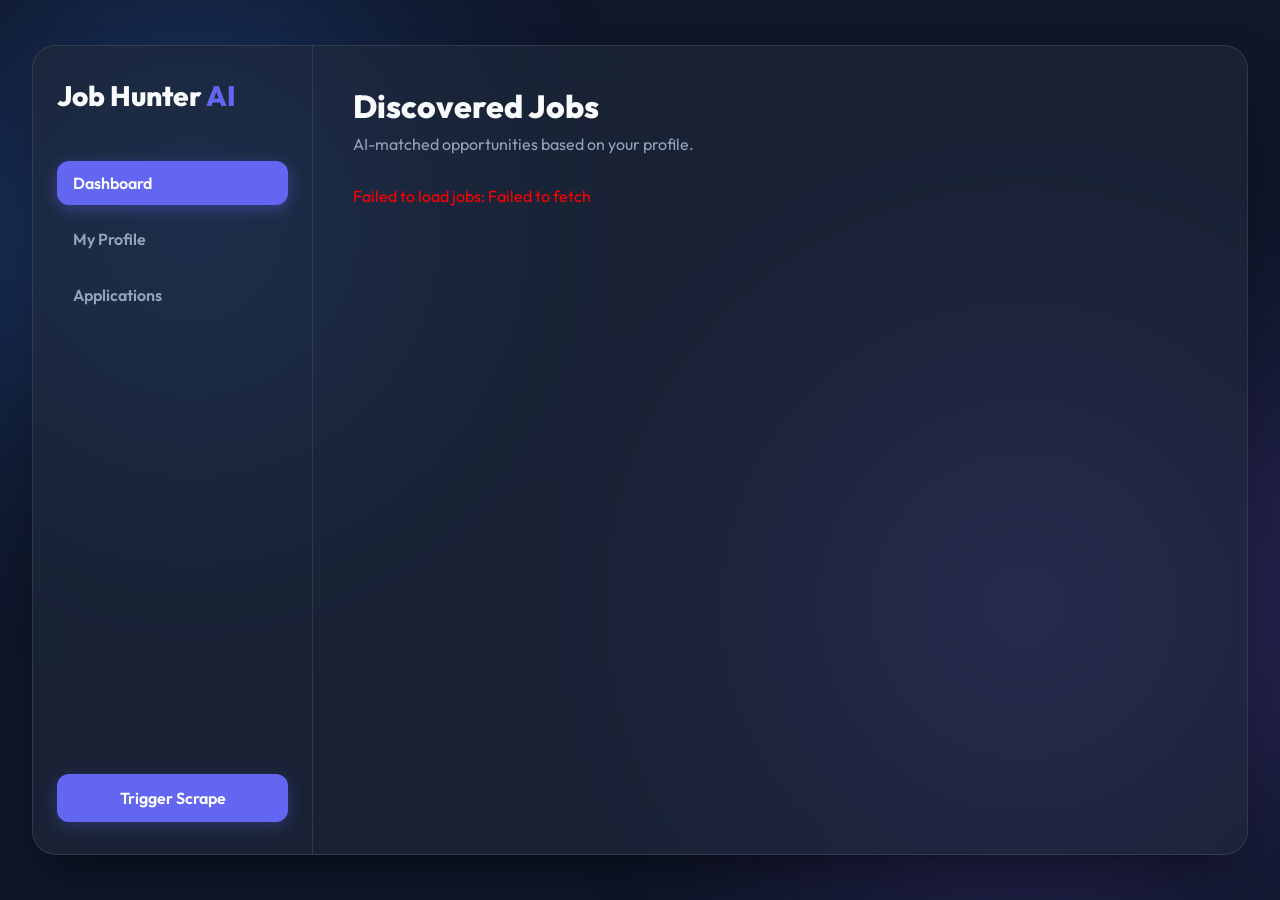
<file: frontend/index.html>
<!DOCTYPE html>
<html lang="en">
<head>
    <meta charset="UTF-8">
    <meta name="viewport" content="width=device-width, initial-scale=1.0">
    <title>Job Hunter AI</title>
    <link rel="preconnect" href="https://fonts.googleapis.com">
    <link rel="preconnect" href="https://fonts.gstatic.com" crossorigin>
    <link href="https://fonts.googleapis.com/css2?family=Outfit:wght@300;400;600;800&display=swap" rel="stylesheet">
    <link rel="stylesheet" href="style.css">
</head>
<body>
    <div class="background-blobs">
        <div class="blob blob-1"></div>
        <div class="blob blob-2"></div>
    </div>

    <div class="app-container glass-panel">
        <aside class="sidebar">
            <div class="logo">
                <h1>Job Hunter <span>AI</span></h1>
            </div>
            <nav>
                <button class="nav-btn active" data-target="dashboard">Dashboard</button>
                <button class="nav-btn" data-target="profile">My Profile</button>
                <button class="nav-btn" data-target="applications">Applications</button>
            </nav>
            <div class="actions">
                <button id="trigger-scrape-btn" class="primary-btn pulse">Trigger Scrape</button>
            </div>
        </aside>

        <main class="content">
            <!-- Dashboard View -->
            <section id="dashboard" class="view active">
                <header>
                    <h2>Discovered Jobs</h2>
                    <p>AI-matched opportunities based on your profile.</p>
                </header>
                <div class="job-grid" id="job-grid">
                    <div class="loader">Loading jobs...</div>
                </div>
            </section>

            <!-- Profile View -->
            <section id="profile" class="view">
                <header>
                    <h2>My Profile</h2>
                    <p>Upload your CV text to let the AI extract your skills.</p>
                </header>
                <div class="profile-card glass-panel-inner">
                    <form id="profile-form">
                        <div class="form-group">
                            <label>Raw CV Text</label>
                            <textarea id="cv-text" rows="8" placeholder="Paste your CV here..."></textarea>
                        </div>
                        <button type="submit" id="parse-cv-btn" class="primary-btn">Parse CV & Update Profile</button>
                    </form>
                    <div id="profile-details" class="profile-details hidden">
                        <h3>Extracted Details</h3>
                        <p><strong>Name:</strong> <span id="p-name"></span></p>
                        <p><strong>Skills:</strong> <span id="p-skills"></span></p>
                        <p><strong>Clearance:</strong> <span id="p-clearance"></span></p>
                    </div>
                </div>
            </section>

            <!-- Applications View -->
            <section id="applications" class="view">
                <header>
                    <h2>Applications</h2>
                    <p>Track your pipeline.</p>
                </header>
                <div class="kanban-board">
                    <div class="kanban-col">
                        <h3>Applied</h3>
                        <div class="kanban-items"></div>
                    </div>
                    <div class="kanban-col">
                        <h3>Interviewing</h3>
                        <div class="kanban-items"></div>
                    </div>
                    <div class="kanban-col">
                        <h3>Offers</h3>
                        <div class="kanban-items"></div>
                    </div>
                </div>
            </section>
        </main>
    </div>

    <script src="app.js"></script>
</body>
</html>
</file>
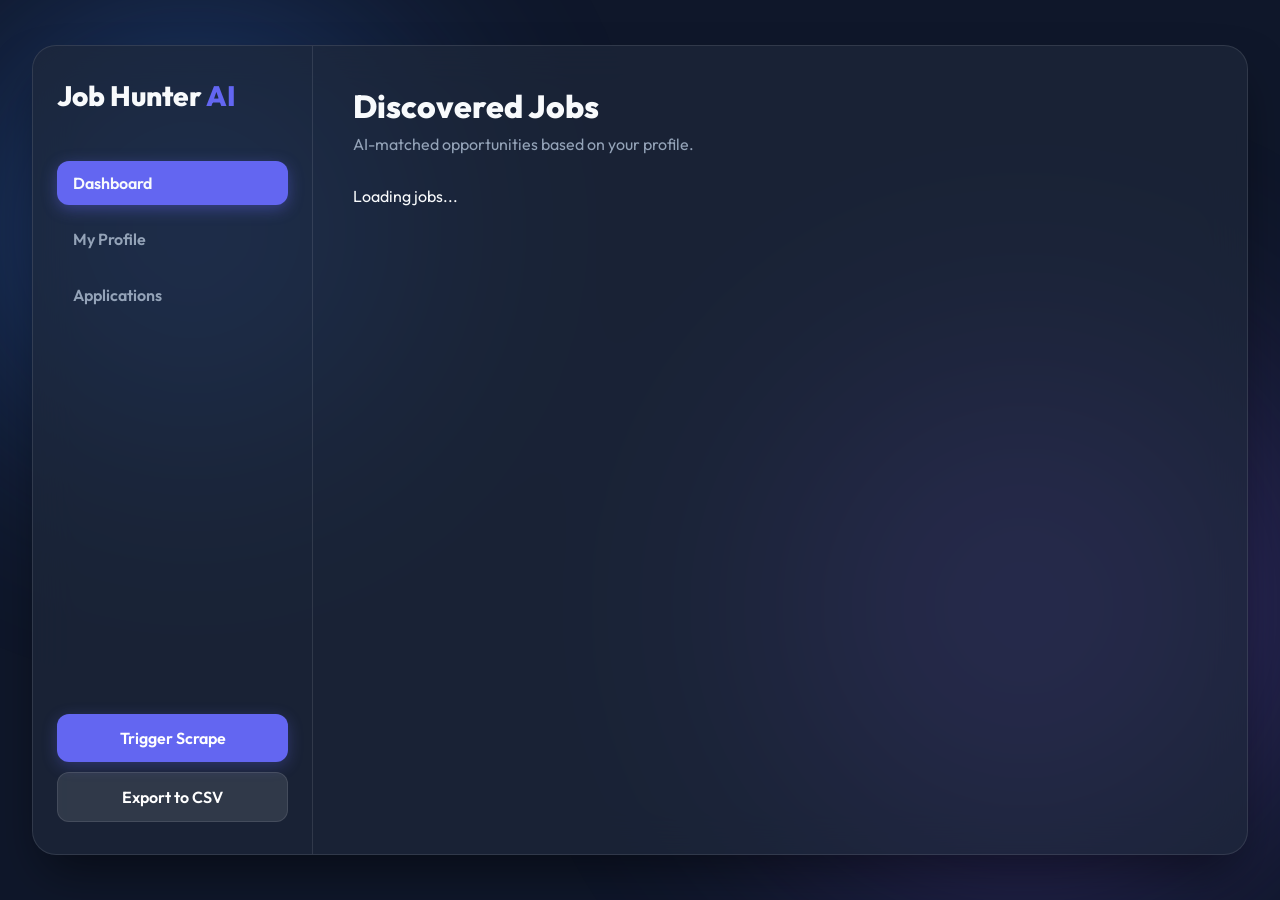
<file: JobHunter/frontend/index.html>
<!DOCTYPE html>
<html lang="en">
<head>
    <meta charset="UTF-8">
    <meta name="viewport" content="width=device-width, initial-scale=1.0">
    <title>Job Hunter AI</title>
    <link rel="preconnect" href="https://fonts.googleapis.com">
    <link rel="preconnect" href="https://fonts.gstatic.com" crossorigin>
    <link href="https://fonts.googleapis.com/css2?family=Outfit:wght@300;400;600;800&display=swap" rel="stylesheet">
    <link rel="stylesheet" href="style.css">
</head>
<body>
    <div class="background-blobs">
        <div class="blob blob-1"></div>
        <div class="blob blob-2"></div>
    </div>

    <div class="app-container glass-panel">
        <aside class="sidebar">
            <div class="logo">
                <h1>Job Hunter <span>AI</span></h1>
            </div>
            <nav>
                <button class="nav-btn active" data-target="dashboard">Dashboard</button>
                <button class="nav-btn" data-target="profile">My Profile</button>
                <button class="nav-btn" data-target="applications">Applications</button>
            </nav>
            <div class="actions">
                <button id="trigger-scrape-btn" class="primary-btn pulse">Trigger Scrape</button>
                <button id="export-jobs-btn" class="secondary-btn" style="margin-top: 10px; width: 100%;">Export to CSV</button>
            </div>
        </aside>

        <main class="content">
            <!-- Dashboard View -->
            <section id="dashboard" class="view active">
                <header>
                    <h2>Discovered Jobs</h2>
                    <p>AI-matched opportunities based on your profile.</p>
                </header>
                <div class="job-grid" id="job-grid">
                    <div class="loader">Loading jobs...</div>
                </div>
            </section>

            <!-- Profile View -->
            <section id="profile" class="view">
                <header>
                    <h2>My Profile</h2>
                    <p>Upload your CV text to let the AI extract your skills.</p>
                </header>
                <div class="profile-card glass-panel-inner">
                    <form id="profile-form">
                        <div class="form-group">
                            <label>Upload CV (.docx or .txt)</label>
                            <input type="file" id="cv-file" accept=".docx,.txt" class="file-input" />
                        </div>
                        <button type="submit" id="parse-cv-btn" class="primary-btn">Parse CV & Update Profile</button>
                    </form>
                    <div id="profile-details" class="profile-details hidden">
                        <h3>Extracted Details</h3>
                        <p><strong>Name:</strong> <span id="p-name"></span></p>
                        <p><strong>Skills:</strong> <span id="p-skills"></span></p>
                        <p><strong>Clearance:</strong> <span id="p-clearance"></span></p>
                    </div>
                    
                    <div id="preferences-section" class="profile-details" style="border-top: none; padding-top: 16px;">
                        <h3>Job Match Preferences</h3>
                        <form id="preferences-form">
                            <div class="form-group">
                                <label>Base Location</label>
                                <input type="text" id="pref-location" placeholder="e.g. Manchester" class="text-input" />
                            </div>
                            <div class="form-group">
                                <label>Search Radius (miles)</label>
                                <input type="number" id="pref-radius" placeholder="e.g. 20" class="text-input" />
                            </div>
                            <div class="form-group">
                                <label>Minimum Salary (£)</label>
                                <input type="number" id="pref-salary-min" placeholder="e.g. 50000" class="text-input" />
                            </div>
                            <div class="form-group">
                                <label>Ideal Salary (£)</label>
                                <input type="number" id="pref-salary-ideal" placeholder="e.g. 65000" class="text-input" />
                            </div>
                            <div class="form-group">
                                <label>Work Style</label>
                                <select id="pref-remote" class="text-input">
                                    <option value="Any">Any</option>
                                    <option value="Remote">Remote</option>
                                    <option value="Hybrid">Hybrid</option>
                                    <option value="Onsite">Onsite</option>
                                </select>
                            </div>
                            <button type="submit" id="save-prefs-btn" class="secondary-btn">Save Preferences</button>
                        </form>
                    </div>

                    <div class="profile-details" style="border-top: 1px solid var(--glass-border); padding-top: 16px; margin-top: 24px;">
                        <h3 style="color: #ff4d4d;">Danger Zone</h3>
                        <p style="color: rgba(255,255,255,0.7); font-size: 0.9rem; margin-bottom: 12px;">Completely wipe your CV, preferences, and all downloaded jobs to start from scratch.</p>
                        <button onclick="resetData()" class="action-btn" style="background: rgba(255, 77, 77, 0.2); border: 1px solid #ff4d4d; color: #ff4d4d;">Reset All Data</button>
                    </div>

                </div>
            </section>

            <!-- Applications View -->
            <section id="applications" class="view">
                <header>
                    <h2>Applications</h2>
                    <p>Track your pipeline.</p>
                </header>
                <div class="kanban-board">
                    <div class="kanban-col">
                        <h3>Applied</h3>
                        <div class="kanban-items"></div>
                    </div>
                    <div class="kanban-col">
                        <h3>Interviewing</h3>
                        <div class="kanban-items"></div>
                    </div>
                    <div class="kanban-col">
                        <h3>Offers</h3>
                        <div class="kanban-items"></div>
                    </div>
                </div>
            </section>
        </main>
    </div>

    <script src="app.js"></script>
</body>
</html>
</file>
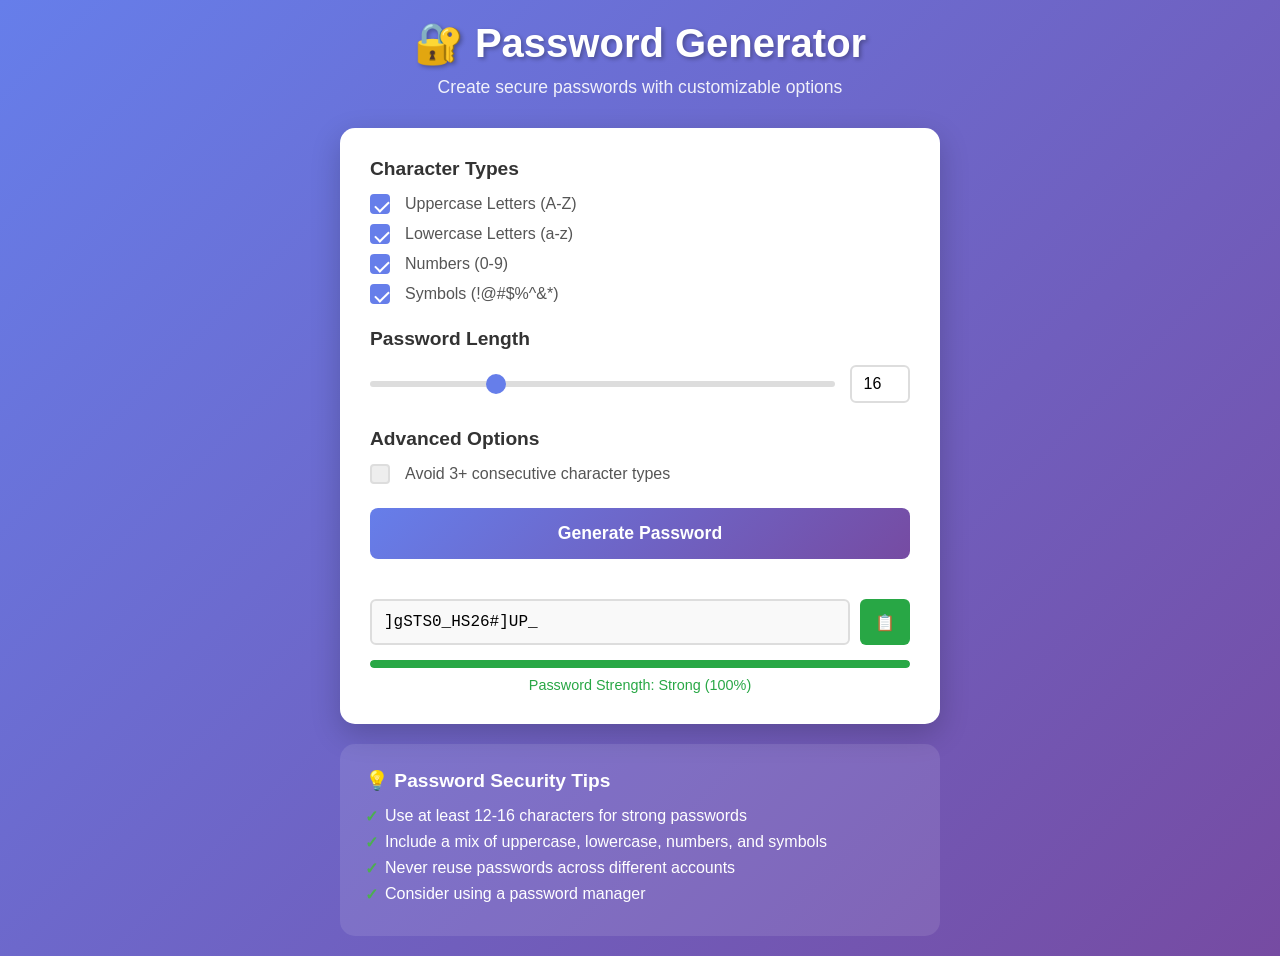
<file: Untilities-main/Password-Generator/index.html>
<!DOCTYPE html>
<html lang="en">
<head>
    <meta charset="UTF-8">
    <meta name="viewport" content="width=device-width, initial-scale=1.0">
    <title>Password Generator</title>
    <link rel="stylesheet" href="style.css">
</head>
<body>
    <div class="container">
        <header>
            <h1>🔐 Password Generator</h1>
            <p>Create secure passwords with customizable options</p>
        </header>

        <div class="generator-card">
            <div class="options-section">
                <h3>Character Types</h3>
                <div class="checkbox-group">
                    <label class="checkbox-label">
                        <input type="checkbox" id="uppercase" checked>
                        <span class="checkmark"></span>
                        Uppercase Letters (A-Z)
                    </label>
                    <label class="checkbox-label">
                        <input type="checkbox" id="lowercase" checked>
                        <span class="checkmark"></span>
                        Lowercase Letters (a-z)
                    </label>
                    <label class="checkbox-label">
                        <input type="checkbox" id="numbers" checked>
                        <span class="checkmark"></span>
                        Numbers (0-9)
                    </label>
                    <label class="checkbox-label">
                        <input type="checkbox" id="symbols" checked>
                        <span class="checkmark"></span>
                        Symbols (!@#$%^&*)
                    </label>
                </div>
            </div>

            <div class="length-section">
                <h3>Password Length</h3>
                <div class="length-controls">
                    <input type="range" id="lengthSlider" min="4" max="50" value="16" class="slider">
                    <input type="number" id="lengthInput" min="4" max="50" value="16" class="length-input">
                </div>
            </div>

            <div class="advanced-section">
                <h3>Advanced Options</h3>
                <label class="checkbox-label">
                    <input type="checkbox" id="avoidConsecutive">
                    <span class="checkmark"></span>
                    Avoid 3+ consecutive character types
                </label>
            </div>

            <button id="generateBtn" class="generate-btn">Generate Password</button>

            <div class="result-section">
                <div class="password-display">
                    <input type="text" id="passwordOutput" readonly placeholder="Your password will appear here...">
                    <button id="copyBtn" class="copy-btn" title="Copy to clipboard">📋</button>
                </div>
                <div class="strength-meter">
                    <div class="strength-bar">
                        <div id="strengthFill" class="strength-fill"></div>
                    </div>
                    <span id="strengthText" class="strength-text">Generate a password to see strength</span>
                </div>
            </div>
        </div>

        <div class="tips-section">
            <h3>💡 Password Security Tips</h3>
            <ul>
                <li>Use at least 12-16 characters for strong passwords</li>
                <li>Include a mix of uppercase, lowercase, numbers, and symbols</li>
                <li>Never reuse passwords across different accounts</li>
                <li>Consider using a password manager</li>
            </ul>
        </div>
    </div>

    <script src="script.js"></script>
</body>
</html>
</file>
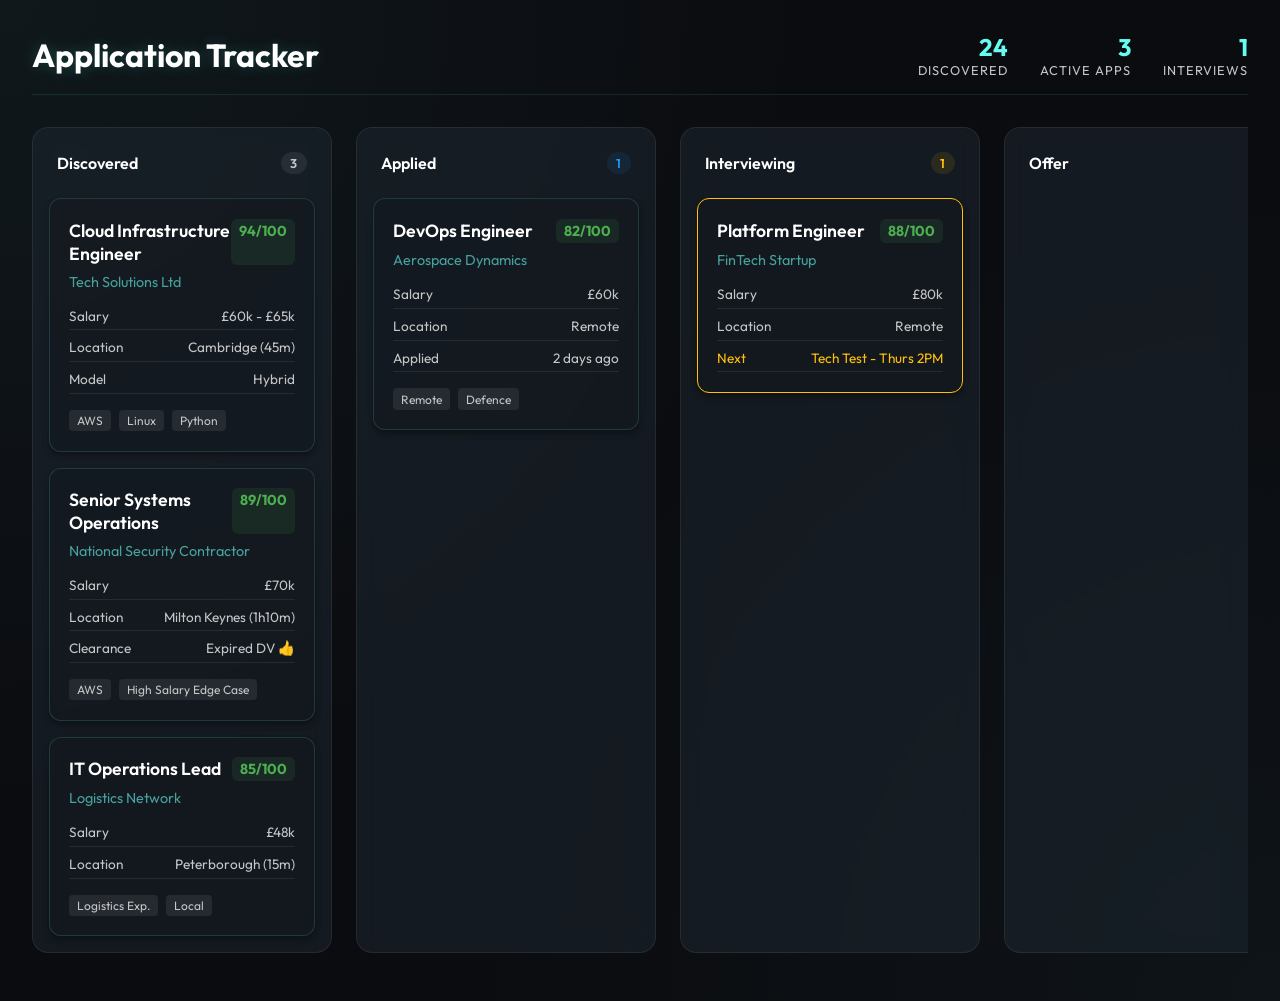
<file: kanban_tracker.html>
<!DOCTYPE html>
<html lang="en">
<head>
    <meta charset="UTF-8">
    <meta name="viewport" content="width=device-width, initial-scale=1.0">
    <title>Job Hunter AI - Application Tracker</title>
    <link href="https://fonts.googleapis.com/css2?family=Outfit:wght@300;400;600;700&display=swap" rel="stylesheet">
    <style>
        :root {
            --bg-color: #0b0c10;
            --surface-color: rgba(31, 40, 51, 0.5);
            --primary-accent: #66fcf1;
            --secondary-accent: #45a29e;
            --success-color: #4CAF50;
            --warning-color: #FFC107;
            --danger-color: #F44336;
            --text-main: #c5c6c7;
            --text-light: #ffffff;
            --card-bg: rgba(20, 25, 32, 0.7);
        }

        * {
            box-sizing: border-box;
            margin: 0;
            padding: 0;
        }

        body {
            font-family: 'Outfit', sans-serif;
            background-color: var(--bg-color);
            background-image: 
                radial-gradient(circle at 0% 0%, rgba(102, 252, 241, 0.05) 0%, transparent 50%),
                radial-gradient(circle at 100% 100%, rgba(69, 162, 158, 0.05) 0%, transparent 50%);
            color: var(--text-main);
            min-height: 100vh;
            padding: 2rem;
            overflow-x: hidden;
        }

        .header {
            display: flex;
            justify-content: space-between;
            align-items: center;
            margin-bottom: 2rem;
            padding-bottom: 1rem;
            border-bottom: 1px solid rgba(102, 252, 241, 0.1);
        }

        h1 {
            color: var(--text-light);
            font-weight: 700;
            font-size: 2rem;
            text-shadow: 0 0 15px rgba(102, 252, 241, 0.2);
        }

        .stats {
            display: flex;
            gap: 2rem;
        }

        .stat-item {
            text-align: right;
        }

        .stat-value {
            color: var(--primary-accent);
            font-size: 1.5rem;
            font-weight: 700;
        }

        .stat-label {
            font-size: 0.8rem;
            text-transform: uppercase;
            letter-spacing: 1px;
        }

        .kanban-board {
            display: flex;
            gap: 1.5rem;
            overflow-x: auto;
            padding-bottom: 1rem;
            min-height: calc(100vh - 150px);
        }

        .kanban-column {
            flex: 1;
            min-width: 300px;
            background: var(--surface-color);
            border-radius: 16px;
            padding: 1rem;
            border: 1px solid rgba(197, 198, 199, 0.1);
            backdrop-filter: blur(10px);
            display: flex;
            flex-direction: column;
            gap: 1rem;
        }

        .column-header {
            display: flex;
            justify-content: space-between;
            align-items: center;
            padding: 0.5rem;
            font-weight: 600;
            color: var(--text-light);
        }

        .badge {
            background: rgba(102, 252, 241, 0.1);
            color: var(--primary-accent);
            padding: 0.2rem 0.6rem;
            border-radius: 12px;
            font-size: 0.8rem;
        }

        .kanban-card {
            background: var(--card-bg);
            border: 1px solid rgba(102, 252, 241, 0.15);
            border-radius: 12px;
            padding: 1.2rem;
            cursor: grab;
            transition: all 0.3s ease;
            box-shadow: 0 4px 6px rgba(0,0,0,0.3);
        }

        .kanban-card:active {
            cursor: grabbing;
        }

        .kanban-card:hover {
            transform: translateY(-5px);
            box-shadow: 0 8px 15px rgba(102, 252, 241, 0.15);
            border-color: var(--primary-accent);
        }

        .card-header {
            display: flex;
            justify-content: space-between;
            margin-bottom: 0.5rem;
        }

        .job-title {
            color: var(--text-light);
            font-weight: 600;
            font-size: 1.1rem;
        }

        .score {
            color: var(--success-color);
            font-weight: 700;
            background: rgba(76, 175, 80, 0.1);
            padding: 0.2rem 0.5rem;
            border-radius: 6px;
            font-size: 0.9rem;
        }

        .company {
            color: var(--secondary-accent);
            font-size: 0.9rem;
            margin-bottom: 1rem;
        }

        .card-details {
            display: flex;
            flex-direction: column;
            gap: 0.5rem;
            font-size: 0.85rem;
        }

        .detail-row {
            display: flex;
            justify-content: space-between;
            border-bottom: 1px solid rgba(197, 198, 199, 0.1);
            padding-bottom: 0.3rem;
        }

        .tags {
            display: flex;
            gap: 0.5rem;
            margin-top: 1rem;
            flex-wrap: wrap;
        }

        .tag {
            background: rgba(197, 198, 199, 0.1);
            padding: 0.2rem 0.5rem;
            border-radius: 4px;
            font-size: 0.75rem;
        }

        /* Drag and Drop styles */
        .kanban-card.dragging {
            opacity: 0.5;
        }
        
        .kanban-column.drag-over {
            background: rgba(102, 252, 241, 0.05);
            border-color: rgba(102, 252, 241, 0.5);
            border-style: dashed;
        }

        /* Specific Column Accents */
        .col-discovered .badge { color: var(--text-main); background: rgba(197, 198, 199, 0.1); }
        .col-applied .badge { color: #2196F3; background: rgba(33, 150, 243, 0.1); }
        .col-interview .badge { color: var(--warning-color); background: rgba(255, 193, 7, 0.1); }
        .col-offer .badge { color: var(--success-color); background: rgba(76, 175, 80, 0.1); }
        .col-rejected .badge { color: var(--danger-color); background: rgba(244, 67, 54, 0.1); }
    </style>
</head>
<body>

    <div class="header">
        <h1>Application Tracker</h1>
        <div class="stats">
            <div class="stat-item">
                <div class="stat-value">24</div>
                <div class="stat-label">Discovered</div>
            </div>
            <div class="stat-item">
                <div class="stat-value">3</div>
                <div class="stat-label">Active Apps</div>
            </div>
            <div class="stat-item">
                <div class="stat-value">1</div>
                <div class="stat-label">Interviews</div>
            </div>
        </div>
    </div>

    <div class="kanban-board">
        <!-- Discovered -->
        <div class="kanban-column col-discovered" data-status="discovered">
            <div class="column-header">
                <span>Discovered</span>
                <span class="badge count-badge">3</span>
            </div>
            
            <div class="kanban-card" draggable="true">
                <div class="card-header">
                    <div class="job-title">Cloud Infrastructure Engineer</div>
                    <div class="score">94/100</div>
                </div>
                <div class="company">Tech Solutions Ltd</div>
                <div class="card-details">
                    <div class="detail-row"><span>Salary</span><span>£60k - £65k</span></div>
                    <div class="detail-row"><span>Location</span><span>Cambridge (45m)</span></div>
                    <div class="detail-row"><span>Model</span><span>Hybrid</span></div>
                </div>
                <div class="tags">
                    <span class="tag">AWS</span><span class="tag">Linux</span><span class="tag">Python</span>
                </div>
            </div>

            <div class="kanban-card" draggable="true">
                <div class="card-header">
                    <div class="job-title">Senior Systems Operations</div>
                    <div class="score">89/100</div>
                </div>
                <div class="company">National Security Contractor</div>
                <div class="card-details">
                    <div class="detail-row"><span>Salary</span><span>£70k</span></div>
                    <div class="detail-row"><span>Location</span><span>Milton Keynes (1h10m)</span></div>
                    <div class="detail-row"><span>Clearance</span><span>Expired DV 👍</span></div>
                </div>
                <div class="tags">
                    <span class="tag">AWS</span><span class="tag">High Salary Edge Case</span>
                </div>
            </div>

            <div class="kanban-card" draggable="true">
                <div class="card-header">
                    <div class="job-title">IT Operations Lead</div>
                    <div class="score">85/100</div>
                </div>
                <div class="company">Logistics Network</div>
                <div class="card-details">
                    <div class="detail-row"><span>Salary</span><span>£48k</span></div>
                    <div class="detail-row"><span>Location</span><span>Peterborough (15m)</span></div>
                </div>
                <div class="tags">
                    <span class="tag">Logistics Exp.</span><span class="tag">Local</span>
                </div>
            </div>
        </div>

        <!-- Applied -->
        <div class="kanban-column col-applied" data-status="applied">
            <div class="column-header">
                <span>Applied</span>
                <span class="badge count-badge">1</span>
            </div>
            
            <div class="kanban-card" draggable="true">
                <div class="card-header">
                    <div class="job-title">DevOps Engineer</div>
                    <div class="score">82/100</div>
                </div>
                <div class="company">Aerospace Dynamics</div>
                <div class="card-details">
                    <div class="detail-row"><span>Salary</span><span>£60k</span></div>
                    <div class="detail-row"><span>Location</span><span>Remote</span></div>
                    <div class="detail-row"><span>Applied</span><span>2 days ago</span></div>
                </div>
                <div class="tags">
                    <span class="tag">Remote</span><span class="tag">Defence</span>
                </div>
            </div>
        </div>

        <!-- Interviewing -->
        <div class="kanban-column col-interview" data-status="interview">
            <div class="column-header">
                <span>Interviewing</span>
                <span class="badge count-badge">1</span>
            </div>
            
            <div class="kanban-card" draggable="true" style="border-color: var(--warning-color);">
                <div class="card-header">
                    <div class="job-title">Platform Engineer</div>
                    <div class="score">88/100</div>
                </div>
                <div class="company">FinTech Startup</div>
                <div class="card-details">
                    <div class="detail-row"><span>Salary</span><span>£80k</span></div>
                    <div class="detail-row"><span>Location</span><span>Remote</span></div>
                    <div class="detail-row" style="color: var(--warning-color);"><span>Next</span><span>Tech Test - Thurs 2PM</span></div>
                </div>
            </div>
        </div>

        <!-- Offer -->
        <div class="kanban-column col-offer" data-status="offer">
            <div class="column-header">
                <span>Offer</span>
                <span class="badge count-badge">0</span>
            </div>
        </div>

        <!-- Rejected -->
        <div class="kanban-column col-rejected" data-status="rejected">
            <div class="column-header">
                <span>Rejected</span>
                <span class="badge count-badge">0</span>
            </div>
        </div>
    </div>

    <script>
        // Simple Drag and Drop functionality
        const cards = document.querySelectorAll('.kanban-card');
        const columns = document.querySelectorAll('.kanban-column');

        cards.forEach(card => {
            card.addEventListener('dragstart', () => {
                card.classList.add('dragging');
            });

            card.addEventListener('dragend', () => {
                card.classList.remove('dragging');
                updateCounts();
            });
        });

        columns.forEach(column => {
            column.addEventListener('dragover', e => {
                e.preventDefault();
                column.classList.add('drag-over');
                const afterElement = getDragAfterElement(column, e.clientY);
                const dragging = document.querySelector('.dragging');
                if (afterElement == null) {
                    column.appendChild(dragging);
                } else {
                    column.insertBefore(dragging, afterElement);
                }
            });

            column.addEventListener('dragleave', () => {
                column.classList.remove('drag-over');
            });

            column.addEventListener('drop', () => {
                column.classList.remove('drag-over');
            });
        });

        function getDragAfterElement(column, y) {
            const draggableElements = [...column.querySelectorAll('.kanban-card:not(.dragging)')];

            return draggableElements.reduce((closest, child) => {
                const box = child.getBoundingClientRect();
                const offset = y - box.top - box.height / 2;
                if (offset < 0 && offset > closest.offset) {
                    return { offset: offset, element: child };
                } else {
                    return closest;
                }
            }, { offset: Number.NEGATIVE_INFINITY }).element;
        }

        function updateCounts() {
            columns.forEach(col => {
                const count = col.querySelectorAll('.kanban-card').length;
                col.querySelector('.count-badge').textContent = count;
            });
        }
    </script>
</body>
</html>
</file>
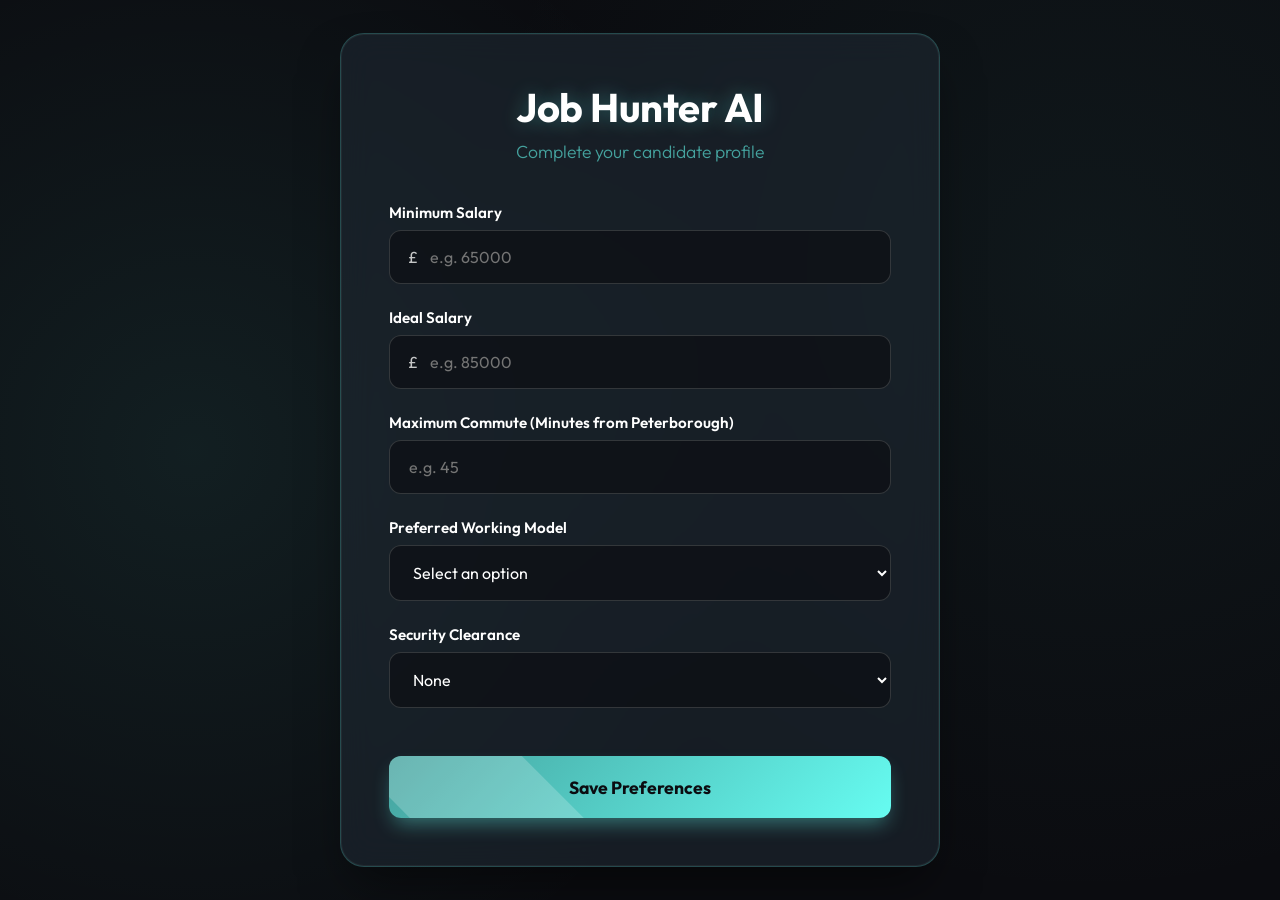
<file: profile_setup.html>
<!DOCTYPE html>
<html lang="en">
<head>
    <meta charset="UTF-8">
    <meta name="viewport" content="width=device-width, initial-scale=1.0">
    <title>Job Hunter AI - Profile Setup</title>
    <link href="https://fonts.googleapis.com/css2?family=Outfit:wght@300;400;600;700&display=swap" rel="stylesheet">
    <style>
        :root {
            --bg-color: #0b0c10;
            --surface-color: rgba(31, 40, 51, 0.6);
            --primary-accent: #66fcf1;
            --secondary-accent: #45a29e;
            --text-main: #c5c6c7;
            --text-light: #ffffff;
            --error-color: #ff4b4b;
        }

        * {
            box-sizing: border-box;
            margin: 0;
            padding: 0;
        }

        body {
            font-family: 'Outfit', sans-serif;
            background-color: var(--bg-color);
            background-image: 
                radial-gradient(circle at 15% 50%, rgba(102, 252, 241, 0.08) 0%, transparent 50%),
                radial-gradient(circle at 85% 30%, rgba(69, 162, 158, 0.08) 0%, transparent 50%);
            color: var(--text-main);
            display: flex;
            justify-content: center;
            align-items: center;
            min-height: 100vh;
            padding: 2rem;
            overflow-x: hidden;
        }

        .container {
            width: 100%;
            max-width: 600px;
            perspective: 1000px;
        }

        .glass-panel {
            background: var(--surface-color);
            backdrop-filter: blur(16px);
            -webkit-backdrop-filter: blur(16px);
            border: 1px solid rgba(102, 252, 241, 0.2);
            border-radius: 24px;
            padding: 3rem;
            box-shadow: 0 25px 50px -12px rgba(0, 0, 0, 0.5), 
                        inset 0 0 0 1px rgba(255, 255, 255, 0.05);
            transform-style: preserve-3d;
            animation: float 6s ease-in-out infinite;
        }

        @keyframes float {
            0% { transform: translateY(0px); }
            50% { transform: translateY(-10px); }
            100% { transform: translateY(0px); }
        }

        .header {
            text-align: center;
            margin-bottom: 2.5rem;
            transform: translateZ(20px);
        }

        h1 {
            color: var(--text-light);
            font-weight: 700;
            font-size: 2.5rem;
            letter-spacing: -0.5px;
            margin-bottom: 0.5rem;
            text-shadow: 0 0 20px rgba(102, 252, 241, 0.3);
        }

        p.subtitle {
            color: var(--secondary-accent);
            font-size: 1.1rem;
            font-weight: 300;
        }

        .form-group {
            margin-bottom: 1.5rem;
            transform: translateZ(10px);
            position: relative;
        }

        label {
            display: block;
            margin-bottom: 0.5rem;
            font-weight: 600;
            font-size: 0.95rem;
            color: var(--text-light);
            transition: color 0.3s ease;
        }

        input, select {
            width: 100%;
            padding: 1rem 1.2rem;
            background: rgba(11, 12, 16, 0.6);
            border: 1px solid rgba(197, 198, 199, 0.2);
            border-radius: 12px;
            color: var(--text-light);
            font-family: 'Outfit', sans-serif;
            font-size: 1rem;
            transition: all 0.3s ease;
            outline: none;
        }

        input:focus, select:focus {
            border-color: var(--primary-accent);
            box-shadow: 0 0 0 3px rgba(102, 252, 241, 0.15);
            background: rgba(11, 12, 16, 0.9);
        }

        input:focus + label, select:focus + label {
            color: var(--primary-accent);
        }

        /* Number Input specific styles */
        .currency-wrap {
            position: relative;
        }
        
        .currency-wrap::before {
            content: '£';
            position: absolute;
            left: 1.2rem;
            top: 50%;
            transform: translateY(-50%);
            color: var(--text-main);
            pointer-events: none;
            z-index: 10;
        }

        .currency-wrap input {
            padding-left: 2.5rem;
        }

        .btn-submit {
            width: 100%;
            padding: 1.2rem;
            margin-top: 1.5rem;
            background: linear-gradient(135deg, var(--secondary-accent) 0%, var(--primary-accent) 100%);
            border: none;
            border-radius: 12px;
            color: var(--bg-color);
            font-weight: 700;
            font-size: 1.1rem;
            font-family: 'Outfit', sans-serif;
            cursor: pointer;
            transition: all 0.3s ease;
            transform: translateZ(20px);
            position: relative;
            overflow: hidden;
            box-shadow: 0 10px 20px -5px rgba(102, 252, 241, 0.4);
        }

        .btn-submit::after {
            content: '';
            position: absolute;
            top: -50%;
            left: -50%;
            width: 200%;
            height: 200%;
            background: rgba(255, 255, 255, 0.2);
            transform: rotate(45deg) translateY(100%);
            transition: all 0.6s cubic-bezier(0.19, 1, 0.22, 1);
        }

        .btn-submit:hover {
            transform: translateZ(25px) translateY(-2px);
            box-shadow: 0 15px 25px -5px rgba(102, 252, 241, 0.6);
        }

        .btn-submit:hover::after {
            transform: rotate(45deg) translateY(-100%);
        }

        .btn-submit:active {
            transform: translateZ(15px) translateY(1px);
        }

        .success-overlay {
            position: fixed;
            top: 0; left: 0; right: 0; bottom: 0;
            background: rgba(11, 12, 16, 0.9);
            backdrop-filter: blur(10px);
            display: flex;
            flex-direction: column;
            justify-content: center;
            align-items: center;
            opacity: 0;
            pointer-events: none;
            transition: opacity 0.5s ease;
            z-index: 100;
        }

        .success-overlay.active {
            opacity: 1;
            pointer-events: all;
        }

        .success-icon {
            font-size: 4rem;
            color: var(--primary-accent);
            margin-bottom: 1rem;
            transform: scale(0);
            transition: transform 0.5s cubic-bezier(0.175, 0.885, 0.32, 1.275) 0.2s;
        }

        .success-overlay.active .success-icon {
            transform: scale(1);
        }

        .success-text {
            color: var(--text-light);
            font-size: 1.5rem;
            font-weight: 600;
            text-align: center;
        }

    </style>
</head>
<body>

    <div class="container">
        <div class="glass-panel">
            <div class="header">
                <h1>Job Hunter AI</h1>
                <p class="subtitle">Complete your candidate profile</p>
            </div>

            <form id="profileForm">
                <div class="form-group">
                    <label for="minSalary">Minimum Salary</label>
                    <div class="currency-wrap">
                        <input type="number" id="minSalary" placeholder="e.g. 65000" required>
                    </div>
                </div>

                <div class="form-group">
                    <label for="idealSalary">Ideal Salary</label>
                    <div class="currency-wrap">
                        <input type="number" id="idealSalary" placeholder="e.g. 85000" required>
                    </div>
                </div>

                <div class="form-group">
                    <label for="commute">Maximum Commute (Minutes from Peterborough)</label>
                    <input type="number" id="commute" placeholder="e.g. 45" required>
                </div>

                <div class="form-group">
                    <label for="workModel">Preferred Working Model</label>
                    <select id="workModel" required>
                        <option value="" disabled selected>Select an option</option>
                        <option value="Remote">Fully Remote</option>
                        <option value="Hybrid">Hybrid (1-3 days onsite)</option>
                        <option value="Onsite">Onsite</option>
                    </select>
                </div>

                <div class="form-group">
                    <label for="clearance">Security Clearance</label>
                    <select id="clearance" required>
                        <option value="None">None</option>
                        <option value="SC">SC (Security Check)</option>
                        <option value="DV">DV (Developed Vetting)</option>
                        <option value="CTC">CTC (Counter Terrorist Check)</option>
                    </select>
                </div>

                <button type="submit" class="btn-submit">Save Preferences</button>
            </form>
        </div>
    </div>

    <div class="success-overlay" id="successOverlay">
        <div class="success-icon">✓</div>
        <div class="success-text">Profile Updated Successfully<br><span style="font-size: 1rem; color: var(--secondary-accent); font-weight: 300;">I will now use these preferences to filter and rank your daily digest!</span></div>
    </div>

    <script>
        document.getElementById('profileForm').addEventListener('submit', function(e) {
            e.preventDefault();
            
            // Collect data (in the real app, we'd send this to the FastAPI backend)
            const formData = {
                minSalary: document.getElementById('minSalary').value,
                idealSalary: document.getElementById('idealSalary').value,
                commute: document.getElementById('commute').value,
                workModel: document.getElementById('workModel').value,
                clearance: document.getElementById('clearance').value
            };
            
            console.log('Saved Profile Data:', formData);

            // Show success animation
            const overlay = document.getElementById('successOverlay');
            overlay.classList.add('active');

            setTimeout(() => {
                overlay.classList.remove('active');
            }, 3000);
        });

        // Add slight 3D tilt effect to the panel on mousemove
        const panel = document.querySelector('.glass-panel');
        document.addEventListener('mousemove', (e) => {
            const xAxis = (window.innerWidth / 2 - e.pageX) / 50;
            const yAxis = (window.innerHeight / 2 - e.pageY) / 50;
            panel.style.transform = `rotateY(${xAxis}deg) rotateX(${yAxis}deg)`;
        });
        
        // Reset transform on mouse leave
        document.addEventListener('mouseleave', () => {
            panel.style.transform = `rotateY(0deg) rotateX(0deg)`;
        });
    </script>
</body>
</html>
</file>
<file: frontend/style.css>
:root {
    --bg-dark: #0f172a;
    --text-main: #f8fafc;
    --text-muted: #94a3b8;
    --accent: #6366f1;
    --accent-hover: #4f46e5;
    --glass-bg: rgba(30, 41, 59, 0.7);
    --glass-border: rgba(255, 255, 255, 0.1);
    --card-bg: rgba(15, 23, 42, 0.6);
}

* {
    margin: 0;
    padding: 0;
    box-sizing: border-box;
    font-family: 'Outfit', sans-serif;
}

body {
    background-color: var(--bg-dark);
    color: var(--text-main);
    min-height: 100vh;
    display: flex;
    justify-content: center;
    align-items: center;
    overflow: hidden;
}

/* Dynamic Background */
.background-blobs {
    position: fixed;
    top: 0; left: 0; width: 100%; height: 100%;
    z-index: -1;
    overflow: hidden;
}

.blob {
    position: absolute;
    border-radius: 50%;
    filter: blur(100px);
    opacity: 0.5;
    animation: float 20s infinite alternate ease-in-out;
}

.blob-1 {
    top: -10%; left: -10%;
    width: 50vw; height: 50vw;
    background: radial-gradient(circle, #3b82f6 0%, transparent 70%);
}

.blob-2 {
    bottom: -10%; right: -10%;
    width: 60vw; height: 60vw;
    background: radial-gradient(circle, #8b5cf6 0%, transparent 70%);
    animation-delay: -10s;
}

@keyframes float {
    0% { transform: translate(0, 0) scale(1); }
    100% { transform: translate(50px, 50px) scale(1.1); }
}

/* Layout */
.app-container {
    width: 95vw;
    height: 90vh;
    display: flex;
    border-radius: 24px;
    overflow: hidden;
}

.glass-panel {
    background: var(--glass-bg);
    backdrop-filter: blur(20px);
    -webkit-backdrop-filter: blur(20px);
    border: 1px solid var(--glass-border);
    box-shadow: 0 25px 50px -12px rgba(0, 0, 0, 0.5);
}

.glass-panel-inner {
    background: var(--card-bg);
    border: 1px solid var(--glass-border);
    border-radius: 16px;
    padding: 24px;
}

/* Sidebar */
.sidebar {
    width: 280px;
    padding: 32px 24px;
    display: flex;
    flex-direction: column;
    border-right: 1px solid var(--glass-border);
}

.logo h1 {
    font-size: 28px;
    font-weight: 800;
    margin-bottom: 48px;
}

.logo span {
    color: var(--accent);
}

nav {
    display: flex;
    flex-direction: column;
    gap: 12px;
    flex-grow: 1;
}

.nav-btn {
    background: transparent;
    border: none;
    color: var(--text-muted);
    text-align: left;
    padding: 12px 16px;
    font-size: 16px;
    font-weight: 600;
    border-radius: 12px;
    cursor: pointer;
    transition: all 0.3s ease;
}

.nav-btn:hover {
    color: var(--text-main);
    background: rgba(255, 255, 255, 0.05);
}

.nav-btn.active {
    color: var(--text-main);
    background: var(--accent);
    box-shadow: 0 4px 15px rgba(99, 102, 241, 0.4);
}

/* Buttons */
.primary-btn {
    background: var(--accent);
    color: white;
    border: none;
    padding: 14px 24px;
    border-radius: 12px;
    font-size: 16px;
    font-weight: 600;
    cursor: pointer;
    width: 100%;
    transition: all 0.3s ease;
    box-shadow: 0 4px 15px rgba(99, 102, 241, 0.3);
}

.primary-btn:hover {
    background: var(--accent-hover);
    transform: translateY(-2px);
}

.pulse {
    animation: pulse 2s infinite;
}

@keyframes pulse {
    0% { box-shadow: 0 0 0 0 rgba(99, 102, 241, 0.7); }
    70% { box-shadow: 0 0 0 10px rgba(99, 102, 241, 0); }
    100% { box-shadow: 0 0 0 0 rgba(99, 102, 241, 0); }
}

/* Content */
.content {
    flex-grow: 1;
    padding: 40px;
    overflow-y: auto;
}

.view {
    display: none;
    animation: fadeIn 0.4s ease forwards;
}

.view.active {
    display: block;
}

@keyframes fadeIn {
    from { opacity: 0; transform: translateY(10px); }
    to { opacity: 1; transform: translateY(0); }
}

header {
    margin-bottom: 32px;
}

header h2 {
    font-size: 32px;
    font-weight: 800;
    margin-bottom: 8px;
}

header p {
    color: var(--text-muted);
    font-size: 16px;
}

/* Job Grid */
.job-grid {
    display: grid;
    grid-template-columns: repeat(auto-fill, minmax(320px, 1fr));
    gap: 24px;
}

.job-card {
    background: var(--card-bg);
    border: 1px solid var(--glass-border);
    border-radius: 16px;
    padding: 24px;
    transition: transform 0.3s ease, box-shadow 0.3s ease;
    display: flex;
    flex-direction: column;
}

.job-card:hover {
    transform: translateY(-5px);
    box-shadow: 0 10px 30px -10px rgba(0, 0, 0, 0.5);
    border-color: rgba(255, 255, 255, 0.2);
}

.job-card h3 {
    font-size: 20px;
    margin-bottom: 4px;
    line-height: 1.3;
}

.job-card .company {
    color: var(--accent);
    font-weight: 600;
    margin-bottom: 16px;
    font-size: 14px;
}

.job-card .details {
    display: flex;
    gap: 16px;
    margin-bottom: 16px;
    font-size: 14px;
    color: var(--text-muted);
}

.job-card .description {
    font-size: 14px;
    color: var(--text-muted);
    display: -webkit-box;
    -webkit-line-clamp: 3;
    -webkit-box-orient: vertical;
    overflow: hidden;
    margin-bottom: 24px;
    flex-grow: 1;
}

.job-card .actions {
    display: flex;
    justify-content: space-between;
    align-items: center;
}

.job-link {
    color: white;
    text-decoration: none;
    font-size: 14px;
    font-weight: 600;
    background: rgba(255, 255, 255, 0.1);
    padding: 8px 16px;
    border-radius: 8px;
    transition: background 0.3s;
}

.job-link:hover {
    background: rgba(255, 255, 255, 0.2);
}

/* Forms */
.form-group {
    margin-bottom: 24px;
}

.form-group label {
    display: block;
    margin-bottom: 8px;
    font-weight: 600;
    color: var(--text-muted);
}

textarea {
    width: 100%;
    background: rgba(0, 0, 0, 0.2);
    border: 1px solid var(--glass-border);
    border-radius: 12px;
    padding: 16px;
    color: white;
    font-size: 14px;
    resize: vertical;
    transition: border-color 0.3s;
}

textarea:focus {
    outline: none;
    border-color: var(--accent);
}

.profile-details {
    margin-top: 32px;
    padding-top: 24px;
    border-top: 1px solid var(--glass-border);
}

.profile-details p {
    margin-bottom: 8px;
    color: var(--text-muted);
}

.profile-details strong {
    color: white;
}

.hidden {
    display: none;
}
</file>
<file: JobHunter/frontend/style.css>
:root {
    --bg-dark: #0f172a;
    --text-main: #f8fafc;
    --text-muted: #94a3b8;
    --accent: #6366f1;
    --accent-hover: #4f46e5;
    --glass-bg: rgba(30, 41, 59, 0.7);
    --glass-border: rgba(255, 255, 255, 0.1);
    --card-bg: rgba(15, 23, 42, 0.6);
}

* {
    margin: 0;
    padding: 0;
    box-sizing: border-box;
    font-family: 'Outfit', sans-serif;
}

body {
    background-color: var(--bg-dark);
    color: var(--text-main);
    min-height: 100vh;
    display: flex;
    justify-content: center;
    align-items: center;
    overflow: hidden;
}

/* Dynamic Background */
.background-blobs {
    position: fixed;
    top: 0; left: 0; width: 100%; height: 100%;
    z-index: -1;
    overflow: hidden;
}

.blob {
    position: absolute;
    border-radius: 50%;
    filter: blur(100px);
    opacity: 0.5;
    animation: float 20s infinite alternate ease-in-out;
}

.blob-1 {
    top: -10%; left: -10%;
    width: 50vw; height: 50vw;
    background: radial-gradient(circle, #3b82f6 0%, transparent 70%);
}

.blob-2 {
    bottom: -10%; right: -10%;
    width: 60vw; height: 60vw;
    background: radial-gradient(circle, #8b5cf6 0%, transparent 70%);
    animation-delay: -10s;
}

@keyframes float {
    0% { transform: translate(0, 0) scale(1); }
    100% { transform: translate(50px, 50px) scale(1.1); }
}

/* Layout */
.app-container {
    width: 95vw;
    height: 90vh;
    display: flex;
    border-radius: 24px;
    overflow: hidden;
}

.glass-panel {
    background: var(--glass-bg);
    backdrop-filter: blur(20px);
    -webkit-backdrop-filter: blur(20px);
    border: 1px solid var(--glass-border);
    box-shadow: 0 25px 50px -12px rgba(0, 0, 0, 0.5);
}

.glass-panel-inner {
    background: var(--card-bg);
    border: 1px solid var(--glass-border);
    border-radius: 16px;
    padding: 24px;
}

/* Sidebar */
.sidebar {
    width: 280px;
    padding: 32px 24px;
    display: flex;
    flex-direction: column;
    border-right: 1px solid var(--glass-border);
}

.logo h1 {
    font-size: 28px;
    font-weight: 800;
    margin-bottom: 48px;
}

.logo span {
    color: var(--accent);
}

nav {
    display: flex;
    flex-direction: column;
    gap: 12px;
    flex-grow: 1;
}

.nav-btn {
    background: transparent;
    border: none;
    color: var(--text-muted);
    text-align: left;
    padding: 12px 16px;
    font-size: 16px;
    font-weight: 600;
    border-radius: 12px;
    cursor: pointer;
    transition: all 0.3s ease;
}

.nav-btn:hover {
    color: var(--text-main);
    background: rgba(255, 255, 255, 0.05);
}

.nav-btn.active {
    color: var(--text-main);
    background: var(--accent);
    box-shadow: 0 4px 15px rgba(99, 102, 241, 0.4);
}

/* Buttons */
.primary-btn {
    background: var(--accent);
    color: white;
    border: none;
    padding: 14px 24px;
    border-radius: 12px;
    font-size: 16px;
    font-weight: 600;
    cursor: pointer;
    width: 100%;
    transition: all 0.3s ease;
    box-shadow: 0 4px 15px rgba(99, 102, 241, 0.3);
}

.primary-btn:hover {
    background: var(--accent-hover);
    transform: translateY(-2px);
}

.secondary-btn {
    background: rgba(255, 255, 255, 0.1);
    color: white;
    border: 1px solid var(--glass-border);
    padding: 14px 24px;
    border-radius: 12px;
    font-size: 16px;
    font-weight: 600;
    cursor: pointer;
    width: 100%;
    transition: all 0.3s ease;
}

.secondary-btn:hover {
    background: rgba(255, 255, 255, 0.2);
    transform: translateY(-2px);
}

.pulse {
    animation: pulse 2s infinite;
}

@keyframes pulse {
    0% { box-shadow: 0 0 0 0 rgba(99, 102, 241, 0.7); }
    70% { box-shadow: 0 0 0 10px rgba(99, 102, 241, 0); }
    100% { box-shadow: 0 0 0 0 rgba(99, 102, 241, 0); }
}

/* Content */
.content {
    flex-grow: 1;
    padding: 40px;
    overflow-y: auto;
}

.view {
    display: none;
    animation: fadeIn 0.4s ease forwards;
}

.view.active {
    display: block;
}

@keyframes fadeIn {
    from { opacity: 0; transform: translateY(10px); }
    to { opacity: 1; transform: translateY(0); }
}

header {
    margin-bottom: 32px;
}

header h2 {
    font-size: 32px;
    font-weight: 800;
    margin-bottom: 8px;
}

header p {
    color: var(--text-muted);
    font-size: 16px;
}

/* Job Grid */
.job-grid {
    display: grid;
    grid-template-columns: repeat(auto-fill, minmax(320px, 1fr));
    gap: 24px;
}

.job-card {
    background: var(--card-bg);
    border: 1px solid var(--glass-border);
    border-radius: 16px;
    padding: 24px;
    transition: transform 0.3s ease, box-shadow 0.3s ease;
    display: flex;
    flex-direction: column;
}

.job-card:hover {
    transform: translateY(-5px);
    box-shadow: 0 10px 30px -10px rgba(0, 0, 0, 0.5);
    border-color: rgba(255, 255, 255, 0.2);
}

.job-card h3 {
    font-size: 20px;
    margin-bottom: 4px;
    line-height: 1.3;
}

.job-card .company {
    color: var(--accent);
    font-weight: 600;
    margin-bottom: 16px;
    font-size: 14px;
}

.job-card .details {
    display: flex;
    gap: 16px;
    margin-bottom: 16px;
    font-size: 14px;
    color: var(--text-muted);
}

.job-card .description {
    font-size: 14px;
    color: var(--text-muted);
    display: -webkit-box;
    -webkit-line-clamp: 3;
    -webkit-box-orient: vertical;
    overflow: hidden;
    margin-bottom: 24px;
    flex-grow: 1;
}

.job-card .actions {
    display: flex;
    justify-content: space-between;
    align-items: center;
}

.job-link {
    color: white;
    text-decoration: none;
    font-size: 14px;
    font-weight: 600;
    background: rgba(255, 255, 255, 0.1);
    padding: 8px 16px;
    border-radius: 8px;
    transition: background 0.3s;
}

.job-link:hover {
    background: rgba(255, 255, 255, 0.2);
}

/* Forms */
.form-group {
    margin-bottom: 24px;
}

.form-group label {
    display: block;
    margin-bottom: 8px;
    font-weight: 600;
    color: var(--text-muted);
}

textarea, .text-input, select {
    width: 100%;
    background: rgba(0, 0, 0, 0.2);
    border: 1px solid var(--glass-border);
    border-radius: 12px;
    padding: 16px;
    color: white;
    font-size: 14px;
    resize: vertical;
    transition: border-color 0.3s;
}

textarea:focus, .text-input:focus, select:focus {
    outline: none;
    border-color: var(--accent);
}

select option {
    background: var(--bg-dark);
    color: white;
}

.score-badge {
    font-size: 12px;
    font-weight: 800;
    padding: 4px 10px;
    border-radius: 20px;
    white-space: nowrap;
}

.badge-green { background: rgba(34, 197, 94, 0.2); color: #4ade80; border: 1px solid rgba(34, 197, 94, 0.3); }
.badge-yellow { background: rgba(234, 179, 8, 0.2); color: #facc15; border: 1px solid rgba(234, 179, 8, 0.3); }
.badge-red { background: rgba(239, 68, 68, 0.2); color: #f87171; border: 1px solid rgba(239, 68, 68, 0.3); }
.badge-grey { background: rgba(148, 163, 184, 0.2); color: #94a3b8; border: 1px solid rgba(148, 163, 184, 0.3); }

.profile-details {
    margin-top: 32px;
    padding-top: 24px;
    border-top: 1px solid var(--glass-border);
}

.profile-details p {
    margin-bottom: 8px;
    color: var(--text-muted);
}

.profile-details strong {
    color: white;
}

.hidden {
    display: none;
}
</file>
<file: Untilities-main/Password-Generator/style.css>
* {
    margin: 0;
    padding: 0;
    box-sizing: border-box;
}

body {
    font-family: 'Segoe UI', Tahoma, Geneva, Verdana, sans-serif;
    background: linear-gradient(135deg, #667eea 0%, #764ba2 100%);
    min-height: 100vh;
    padding: 20px;
}

.container {
    max-width: 600px;
    margin: 0 auto;
}

header {
    text-align: center;
    color: white;
    margin-bottom: 30px;
}

header h1 {
    font-size: 2.5rem;
    margin-bottom: 10px;
    text-shadow: 2px 2px 4px rgba(0,0,0,0.3);
}

header p {
    font-size: 1.1rem;
    opacity: 0.9;
}

.generator-card {
    background: white;
    border-radius: 15px;
    padding: 30px;
    box-shadow: 0 10px 30px rgba(0,0,0,0.2);
    margin-bottom: 20px;
}

.generator-card h3 {
    color: #333;
    margin-bottom: 15px;
    font-size: 1.2rem;
}

.options-section, .length-section, .advanced-section {
    margin-bottom: 25px;
}

.checkbox-group {
    display: grid;
    gap: 12px;
}

.checkbox-label {
    display: flex;
    align-items: center;
    cursor: pointer;
    font-size: 1rem;
    color: #555;
    position: relative;
    padding-left: 35px;
}

.checkbox-label input[type="checkbox"] {
    position: absolute;
    opacity: 0;
    cursor: pointer;
}

.checkmark {
    position: absolute;
    left: 0;
    height: 20px;
    width: 20px;
    background-color: #eee;
    border-radius: 4px;
    border: 2px solid #ddd;
    transition: all 0.3s ease;
}

.checkbox-label:hover input ~ .checkmark {
    background-color: #f0f0f0;
}

.checkbox-label input:checked ~ .checkmark {
    background-color: #667eea;
    border-color: #667eea;
}

.checkmark:after {
    content: "";
    position: absolute;
    display: none;
    left: 6px;
    top: 2px;
    width: 6px;
    height: 12px;
    border: solid white;
    border-width: 0 2px 2px 0;
    transform: rotate(45deg);
}

.checkbox-label input:checked ~ .checkmark:after {
    display: block;
}

.length-controls {
    display: flex;
    align-items: center;
    gap: 15px;
}

.slider {
    flex: 1;
    height: 6px;
    border-radius: 3px;
    background: #ddd;
    outline: none;
    -webkit-appearance: none;
}

.slider::-webkit-slider-thumb {
    -webkit-appearance: none;
    appearance: none;
    width: 20px;
    height: 20px;
    border-radius: 50%;
    background: #667eea;
    cursor: pointer;
}

.slider::-moz-range-thumb {
    width: 20px;
    height: 20px;
    border-radius: 50%;
    background: #667eea;
    cursor: pointer;
    border: none;
}

.length-input {
    width: 60px;
    padding: 8px;
    border: 2px solid #ddd;
    border-radius: 6px;
    text-align: center;
    font-size: 1rem;
}

.generate-btn {
    width: 100%;
    padding: 15px;
    background: linear-gradient(135deg, #667eea 0%, #764ba2 100%);
    color: white;
    border: none;
    border-radius: 8px;
    font-size: 1.1rem;
    font-weight: 600;
    cursor: pointer;
    transition: transform 0.2s ease, box-shadow 0.2s ease;
    margin-bottom: 20px;
}

.generate-btn:hover {
    transform: translateY(-2px);
    box-shadow: 0 5px 15px rgba(102, 126, 234, 0.4);
}

.generate-btn:active {
    transform: translateY(0);
}

.result-section {
    margin-top: 20px;
}

.password-display {
    display: flex;
    gap: 10px;
    margin-bottom: 15px;
}

#passwordOutput {
    flex: 1;
    padding: 12px;
    border: 2px solid #ddd;
    border-radius: 6px;
    font-family: 'Courier New', monospace;
    font-size: 1rem;
    background-color: #f9f9f9;
}

.copy-btn {
    padding: 12px 15px;
    background: #28a745;
    color: white;
    border: none;
    border-radius: 6px;
    cursor: pointer;
    font-size: 1rem;
    transition: background-color 0.3s ease;
}

.copy-btn:hover {
    background: #218838;
}

.copy-btn.copied {
    background: #17a2b8;
}

.strength-meter {
    text-align: center;
}

.strength-bar {
    width: 100%;
    height: 8px;
    background-color: #eee;
    border-radius: 4px;
    overflow: hidden;
    margin-bottom: 8px;
}

.strength-fill {
    height: 100%;
    width: 0%;
    transition: all 0.3s ease;
    border-radius: 4px;
}

.strength-text {
    font-size: 0.9rem;
    font-weight: 500;
}

.tips-section {
    background: rgba(255, 255, 255, 0.1);
    border-radius: 15px;
    padding: 25px;
    color: white;
}

.tips-section h3 {
    margin-bottom: 15px;
    font-size: 1.2rem;
}

.tips-section ul {
    list-style: none;
    padding-left: 0;
}

.tips-section li {
    margin-bottom: 8px;
    padding-left: 20px;
    position: relative;
}

.tips-section li:before {
    content: "✓";
    position: absolute;
    left: 0;
    color: #4CAF50;
    font-weight: bold;
}

@media (max-width: 600px) {
    .container {
        padding: 10px;
    }
    
    header h1 {
        font-size: 2rem;
    }
    
    .generator-card {
        padding: 20px;
    }
    
    .length-controls {
        flex-direction: column;
        align-items: stretch;
    }
    
    .length-input {
        width: 100%;
        margin-top: 10px;
    }
}
</file>
